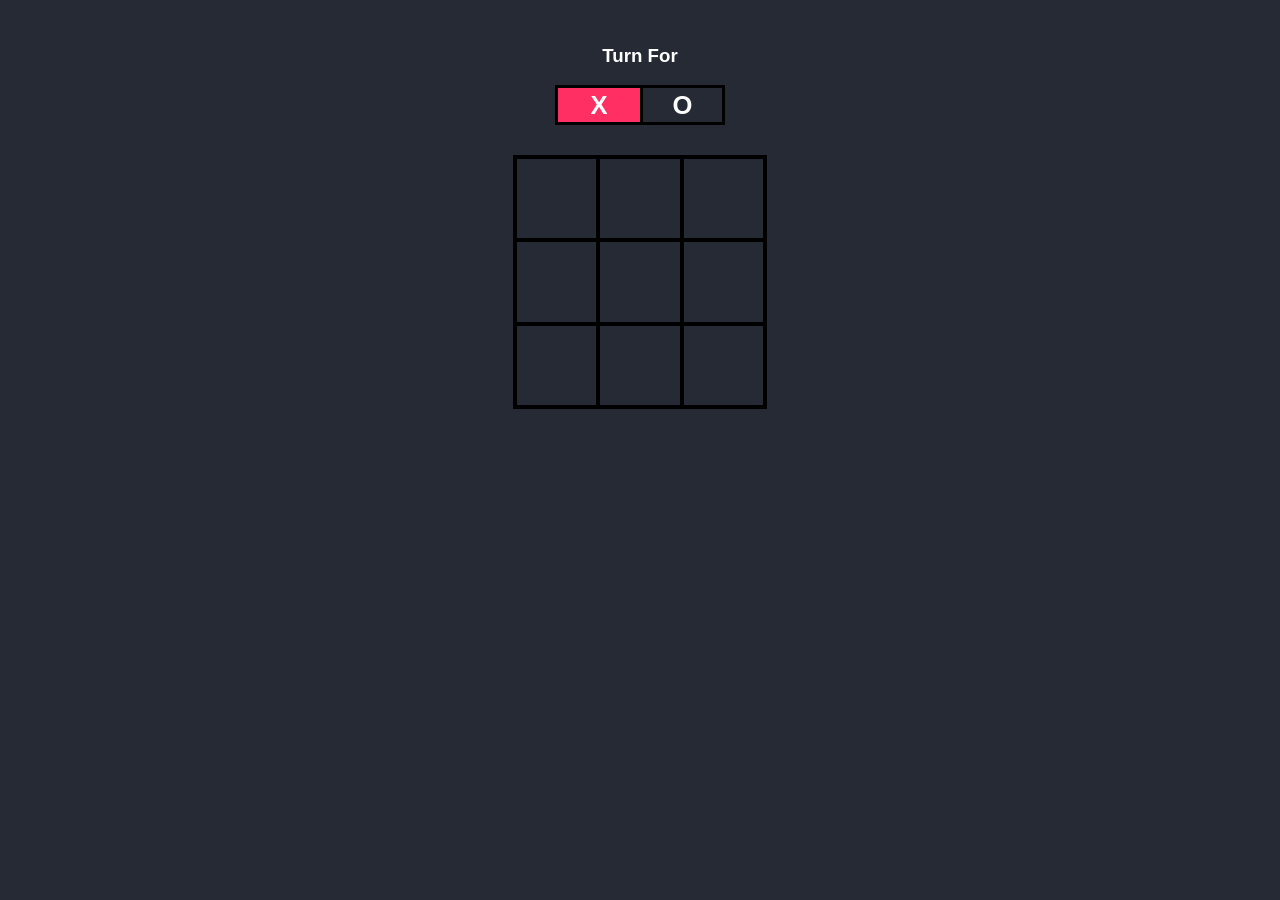
<file: Project 1/client/public/tic tac to/index.html>
<!DOCTYPE html>
<html lang="en">
<head>
    <meta charset="UTF-8">
    <meta http-equiv="X-UA-Compatible" content="IE=edge">
    <meta name="viewport" content="width=device-width, initial-scale=1.0">
    <title>Tic_Tac_Toe</title>
    <link rel="stylesheet" href="style.css">
</head>
<body>
    <div class="container">
        <h3>Turn For</h3>
        <div class="turnbox align">X</div>
        <div class="turnbox align">O</div>
        <div class="bg"></div>
    </div>
    <div class="grid">
        <div class="box align">0</div>
        <div class="box align">1</div>
        <div class="box align">2</div>
        <div class="box align">3</div>
        <div class="box align">4</div>
        <div class="box align">5</div>
        <div class="box align">6</div>
        <div class="box align">7</div>
        <div class="box align">8</div>
    </div>
    <h2 id="results"></h2>
    <button id="again">Play Again</button>
    <script src="script.js"></script>
</body>
</html>
</file>
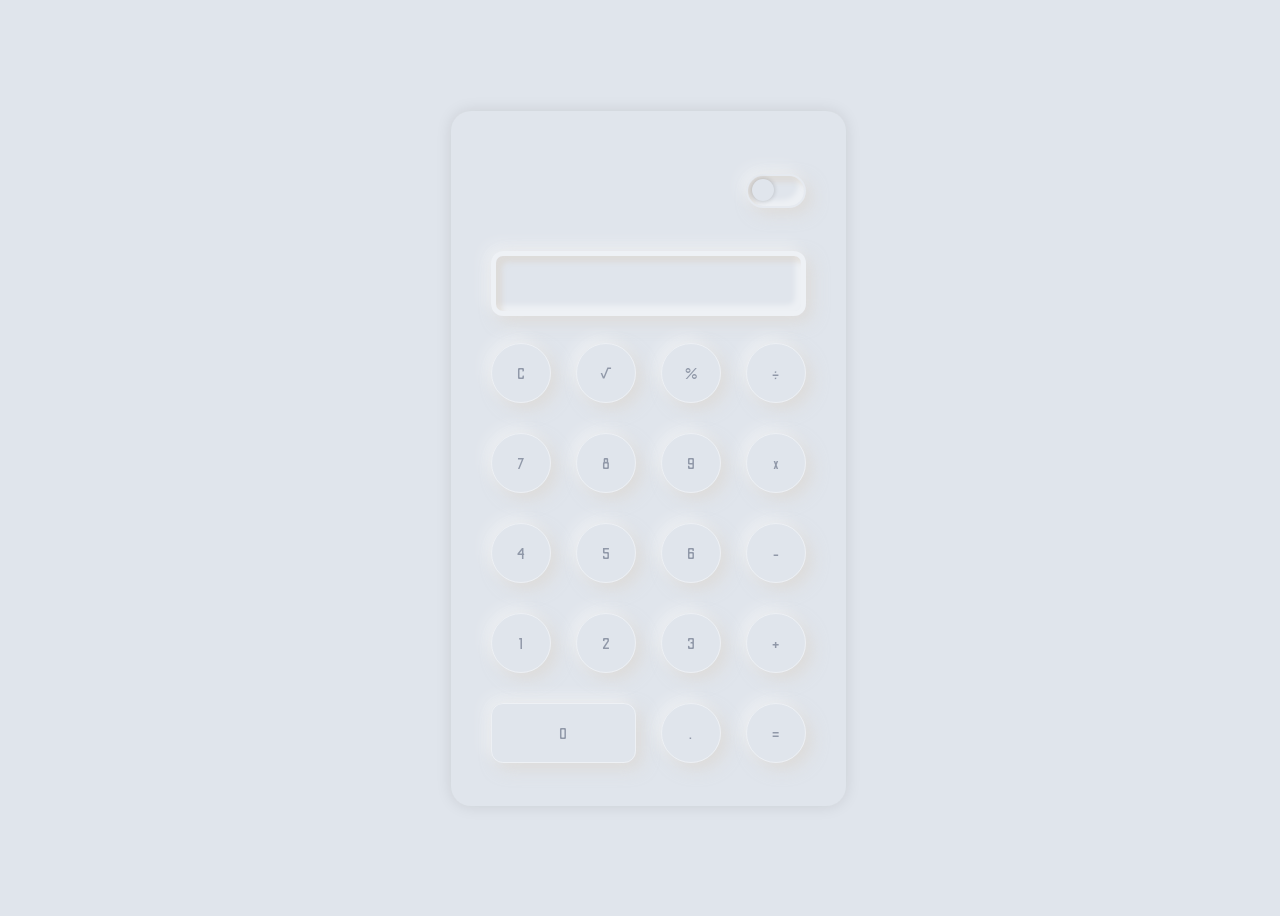
<file: Project 1/client/public/Calculator/calci.html>
<!DOCTYPE html>
<html lang="en">
<head>
    <meta charset="UTF-8">
    <meta name="viewport" content="width=device-width, initial-scale=1.0">
    <link rel="stylesheet" href="calci.css">
    <script src="calci.js" defer></script>
    <title>Document</title>
</head>
<body>
    <div class='calculator' id='calc'>
        <div class='toggle'>
          <div class='theme-switch-wrapper'>
            <label class='theme-switch' for='checkbox'>
              <input id='checkbox' type='checkbox'>
              <div class='slider round'></div>
            </label>
          </div>
        </div>
        <div class='display'></div>
        <span class='c neumorphic'>C</span>
        <span class='sqrt neumorphic'>√</span>
        <span class='percent neumorphic'>%</span>
        <span class='divide neumorphic'>÷</span>
        <span class='seven neumorphic'>7</span>
        <span class='eight neumorphic'>8</span>
        <span class='nine neumorphic'>9</span>
        <span class='times neumorphic'>x</span>
        <span class='four neumorphic'>4</span>
        <span class='five neumorphic'>5</span>
        <span class='six neumorphic'>6</span>
        <span class='minus neumorphic'>-</span>
        <span class='one neumorphic'>1</span>
        <span class='two neumorphic'>2</span>
        <span class='three neumorphic'>3</span>
        <span class='plus neumorphic'>+</span>
        <span class='zero neumorphic'>0</span>
        <span class='decimal neumorphic'>.</span>
        <span class='equals neumorphic'>=</span>
      </div>
</body>
</html>
</file>
<file: Project 1/client/public/tic tac to/style.css>
*{
    color: white;
    font-family: sans-serif;
    transition: 0.2s ease-in-out;
    user-select: none;
}

.align{
    display: flex;
    justify-content: center;
    align-items: center;
}

body{
    background-color: #252A34;
    margin: 0;
    padding: 0;
    width: 100vw;
    text-align: center;
    padding-top: 5vh;
}

.container{
    width: 170px;
    height: 80px;
    margin: auto;
    display: grid;
    grid-template-columns: 1fr 1fr;
    grid-template-rows: 1fr 1fr;
    position: relative;
}

.container h3{
    margin: 0;
    grid-column-start: 1;
    grid-column-end: 3;
}

.container .turnbox{
    border: 3px solid #000;
    font-size: 1.6rem;
    font-weight: 700;
}

.container .turnbox:nth-child(even){
    border-right: none;
}

.bg{
    position: absolute;
    bottom: 0;
    left: 0;
    width: 85px;
    height: 40px;
    background-color: #FF2E63;
    z-index: -1;
}

.grid{
    display: grid;
    grid-template-columns: repeat(3, 1fr);
    grid-template-rows: repeat(3, 1fr);
    height: 250px;
    width: 250px;
    margin: 30px auto;
    border: 2px solid #000;
}

.box{
    cursor: pointer;
    font-size: 2rem;
    font-weight: 700;
    border: 2px solid #000;
}

.box:hover{
    background-color: #FF2E63;
}

#again{
    background-color: #FF2E63;
    padding: 10px 25px;
    border: none;
    font-size: 1.2rem;
    border-radius: 5px;
    cursor: pointer;
    display: none;
}

#again:hover{
    padding: 10px 40px;
    background-color: #08D9D6;
    color: #000;
}
</file>
<file: Project 1/client/public/Calculator/calci.css>
@import url("https://fonts.googleapis.com/css?family=Odibee+Sans&display=swap");
:root {
  --body-bg-color: #e0e5ec;
  --bg-color: #e0e5ec;
  --primary-font-color: rgba(144, 152, 168, 1);
  --secondary-font-color: rgba(51, 64, 89, 1);
  --soft-high-light: rgba(255, 255, 255, 0.43);
  --dark-high-light: rgba(217, 210, 200, 0.51);
}

[data-theme="dark"] {
  --bg-color: #131419;
  --primary-font-color: #c7c7c7;
  --secondary-font-color: #03a9f4;
  --soft-high-light: rgba(255, 255, 255, 0.05);
  --dark-high-light: rgba(0, 0, 0, 0.51);
}

* {
  box-sizing: border-box;
}

body {
  background: var(--body-bg-color);
  color: var(--primary-font-color);
}

.calculator {
  background: var(--bg-color);
  color: var(--primary-font-color);
}

.display {
  box-shadow: 6px 6px 16px 0 var(--dark-high-light),
    -6px -6px 16px 0 var(--soft-high-light),
    inset 6px 6px 5px 0 var(--dark-high-light),
    inset -6px -6px 5px 0 var(--soft-high-light);
  border: 5px solid var(--soft-high-light);
  color: var(--secondary-font-color);
}

.neumorphic {
  box-shadow: 6px 6px 16px 0 var(--dark-high-light),
    -6px -6px 16px 0 var(--soft-high-light);
  border-radius: 50%;
  transition: 0.1s all ease-in-out;
  border: 1px solid var(--soft-high-light);
}

.neumorphic:hover {
  box-shadow: inset 6px 6px 5px 0 var(--dark-high-light),
    inset -6px -6px 5px 0 var(--soft-high-light);
  color: var(--secondary-font-color);
}

/*
  GRID LAYOUT & NON NEUMORPHIC 
*/

body {
  display: grid;
  width: 100vw;
  height: 100vh;
  align-items: center;
  justify-items: center;
  font-family: "Odibee Sans";
  font-size: 16px;
}

.display {
  border-radius: 12px;
  transition: 0.1s all ease-in-out;
  height: 65px;
  line-height: 60px;
  text-align: right;
  padding-right: 20px;
  width: 100%;
  font-size: 32px;
  letter-spacing: 4px;
}

.calculator {
  box-shadow: 0 0 16px rgba(0, 0, 0, 0.1);
  display: grid;
  grid-template-columns: 1fr 1fr 1fr 1fr;
  grid-template-rows: 1fr 1fr 1fr 1fr 1fr 1fr 1fr;
  grid-template-areas: "toggle toggle toggle toggle" "display display display display" "c signed percent divide" "seven eight nine times" "four five six minus" "one two three plus" "zero zero decimal equals";
  align-items: center;
  justify-items: center;
  grid-row-gap: 25px;
  grid-column-gap: 25px;
  border-radius: 20px;
  padding: 50px 40px 40px 40px;
}

.c,
.sqrt,
.percent,
.divide,
.seven,
.eight,
.nine,
.times,
.four,
.five,
.six,
.minus,
.one,
.two,
.three,
.plus,
.zero,
.decimal,
.equals {
  text-align: center;
  height: 60px;
  width: 60px;
  line-height: 60px;
  cursor: pointer;
}

.zero {
  width: 100%;
  border-radius: 12px;
}

.toggle {
  grid-area: toggle;
}

.display {
  grid-area: display;
}

.c {
  grid-area: c;
}

.sqrt {
  grid-area: signed;
}

.percent {
  grid-area: percent;
}

.divide {
  grid-area: divide;
}

.seven {
  grid-area: seven;
}

.eight {
  grid-area: eight;
}

.nine {
  grid-area: nine;
}

.times {
  grid-area: times;
}

.four {
  grid-area: four;
}

.five {
  grid-area: five;
}

.six {
  grid-area: six;
}

.minus {
  grid-area: minus;
}

.one {
  grid-area: one;
}

.two {
  grid-area: two;
}

.three {
  grid-area: three;
}

.plus {
  grid-area: plus;
}

.zero {
  grid-area: zero;
}

.decimal {
  grid-area: decimal;
}

.equals {
  grid-area: equals;
}

.toggle {
  width: 100%;
}

.theme-switch-wrapper {
  display: block;
  float: right;
  align-items: center;
}

.theme-switch {
  display: inline-block;
  height: 34px;
  position: relative;
  width: 60px;
}

.theme-switch input {
  display: none;
}

.slider {
  box-shadow: 6px 6px 16px 0 var(--dark-high-light),
    -6px -6px 16px 0 var(--soft-high-light),
    inset 6px 6px 5px 0 var(--dark-high-light),
    inset -6px -6px 5px 0 var(--soft-high-light);
  background-color: inherit;
  bottom: 0;
  cursor: pointer;
  left: 0;
  position: absolute;
  right: 0;
  top: 0;
  transition: 0.4s;
  border: 2px solid rgba(255, 255, 255, 0.2);
}

.slider:before {
  background-color: var(--bg-color);
  box-shadow: 0px 0px 5px rgba(0, 0, 0, 0.2);
  bottom: 4px;
  content: "";
  height: 22px;
  left: 4px;
  position: absolute;
  transition: 0.4s;
  width: 22px;
}

input:checked + .slider {
  background-color: var(--bg-color);
  box-shadow: 6px 6px 16px 0 var(--dark-high-light),
    -6px -6px 16px 0 var(--soft-high-light),
    inset 6px 6px 5px 0 var(--dark-high-light),
    inset -6px -6px 5px 0 var(--soft-high-light);
}

input:checked + .slider:before {
  background-color: var(--secondary-font-color);
}

input:checked + .slider:before {
  transform: translateX(26px);
}

.slider.round {
  border-radius: 34px;
}

.slider.round:before {
  border-radius: 50%;
  bottom: 0.29rem;
}
</file>
